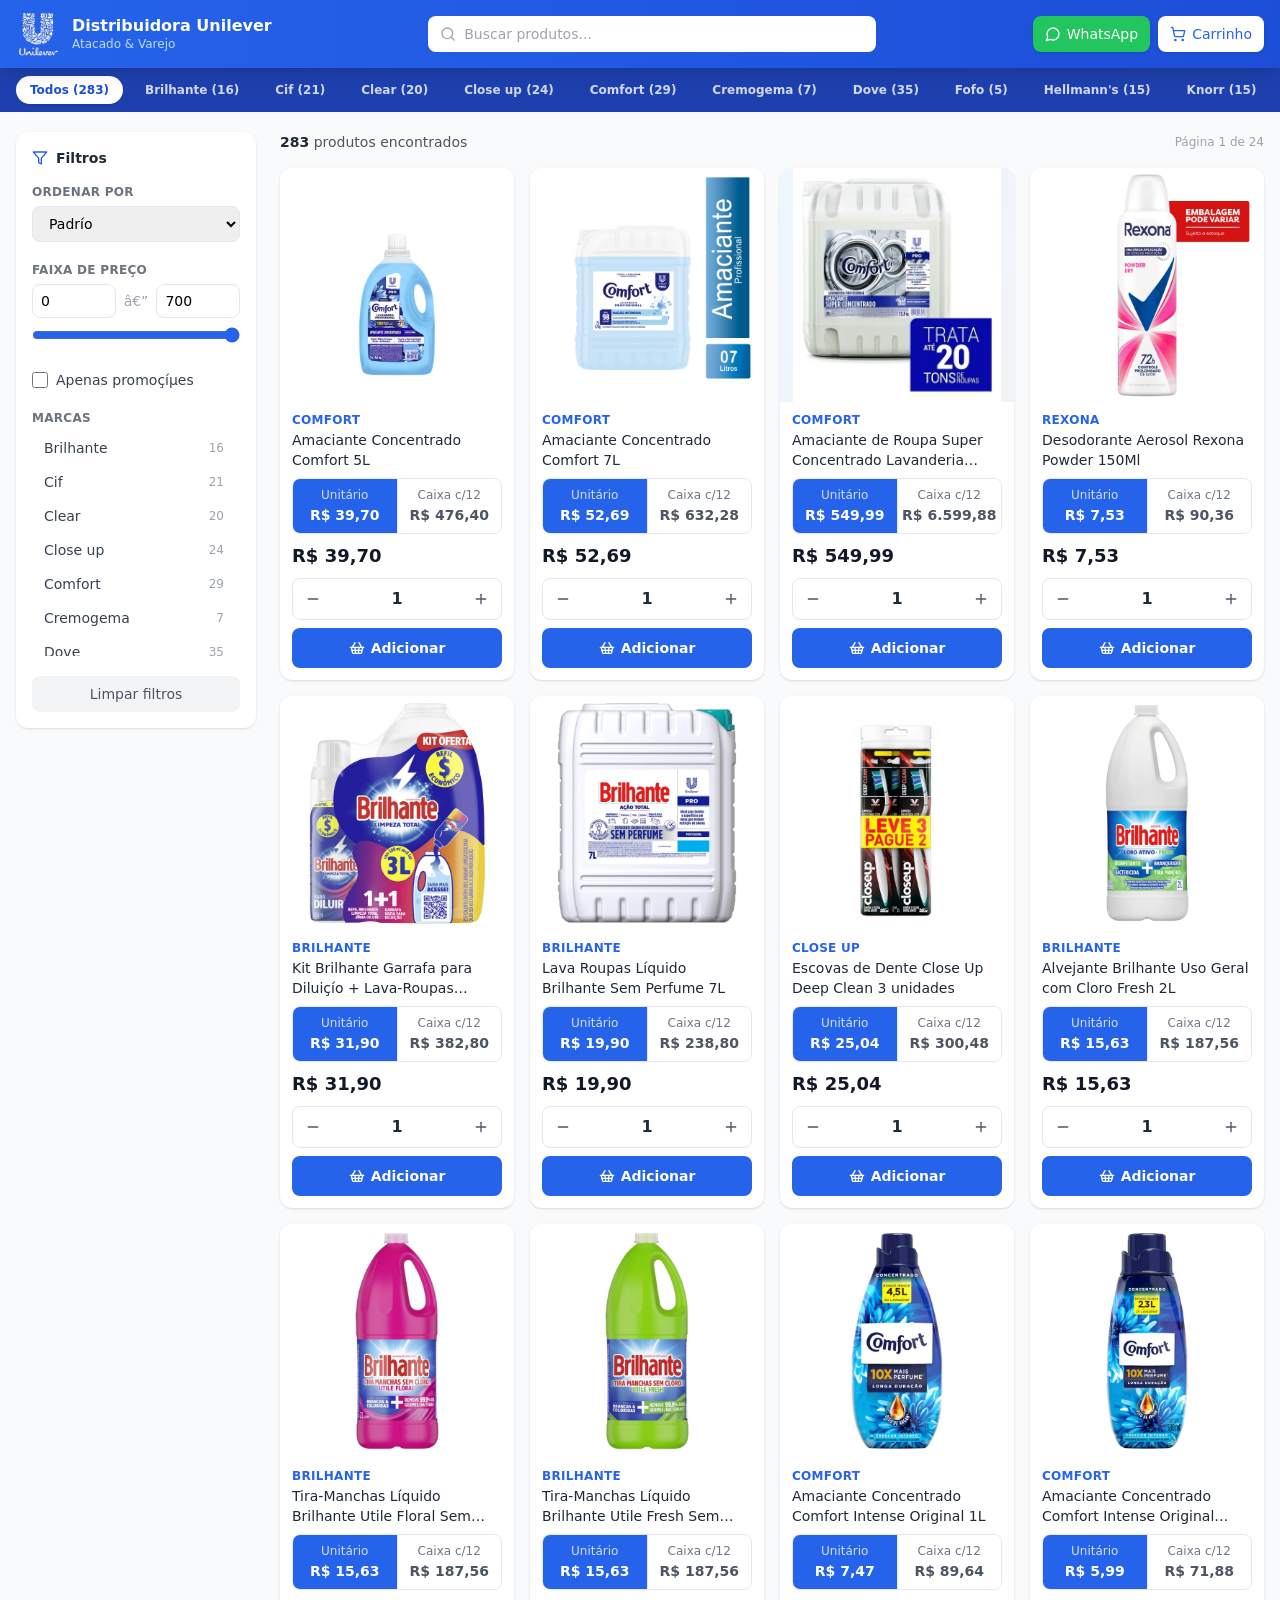
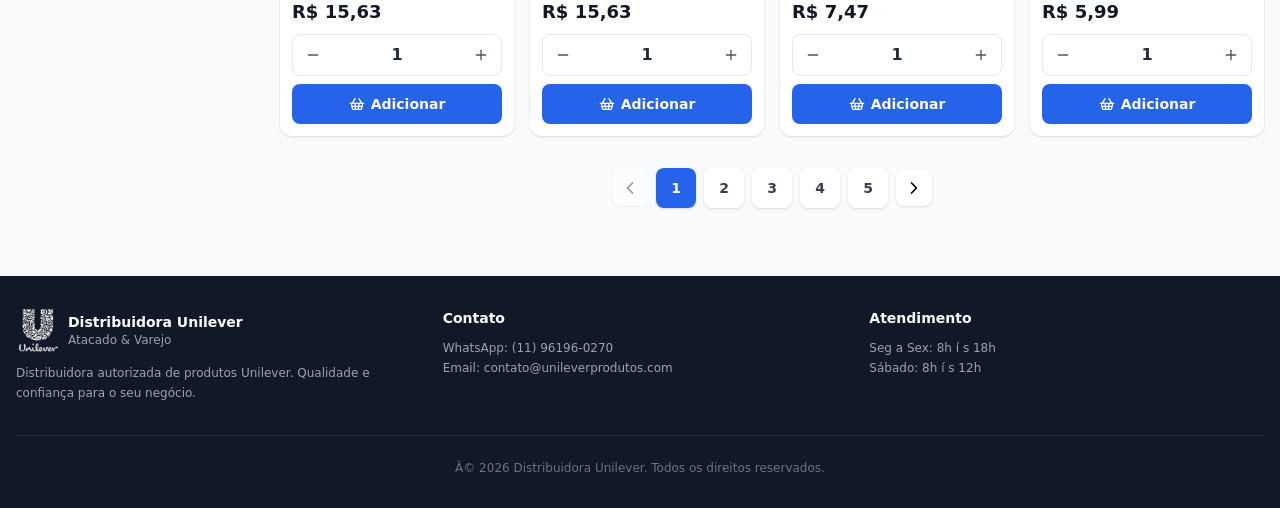
<file: index.html>
<!doctype html>
<html lang="pt-BR">
  <head><meta charset="utf-8">
    
    <meta name="viewport" content="width=device-width, initial-scale=1.0" />
    <title data-default>Distribuidora Unilever Catálogo</title>
    
    <link rel="icon" type="image/png" href="./images/logo-unilever-branca.png" />
    
    <!-- Tags de Compartilhamento (WhatsApp, Facebook, etc) -->
    <meta property="og:title" content="Distribuidora Unilever - Catálogo" />
    <meta property="og:description" content="Confira nosso catálogo completo de produtos Unilever no atacado e varejo." />
    <meta property="og:type" content="website" />
    <meta property="og:image" content="./images/logo-unilever-branca.png" />
    <meta name="twitter:card" content="summary_large_image" />
    <meta name="twitter:title" content="Distribuidora Unilever - Catálogo" />
    <meta name="twitter:description" content="Confira nosso catálogo completo de produtos Unilever no atacado e varejo." />
    <meta name="twitter:image" content="./images/logo-unilever-branca.png" />
    <script type="text/javascript">
    (function(c,l,a,r,i,t,y){
        c[a]=c[a]||function(){(c[a].q=c[a].q||[]).push(arguments)};
        t=l.createElement(r);t.async=1;t.src="https://www.clarity.ms/tag/"+i;
        y=l.getElementsByTagName(r)[0];y.parentNode.insertBefore(t,y);
    })(window, document, "clarity", "script", "xwpw0khf3t");
</script>

    <!-- Google tag (gtag.js) -->
<script async src="https://www.googletagmanager.com/gtag/js?id=AW-18304298504"></script>

<script>
window.dataLayer = window.dataLayer || [];

function gtag(){
  dataLayer.push(arguments);
}

gtag('js', new Date());

// Conta atual
gtag('config', 'AW-18304298504');

// Nova conta
gtag('config', 'AW-17744958128');
</script>

    <!-- Meta Pixel Code -->
    <script>
    !function(f,b,e,v,n,t,s)
    {if(f.fbq)return;n=f.fbq=function(){n.callMethod?
    n.callMethod.apply(n,arguments):n.queue.push(arguments)};
    if(!f._fbq)f._fbq=n;n.push=n;n.loaded=!0;n.version='2.0';
    n.queue=[];t=b.createElement(e);t.async=!0;
    t.src=v;s=b.getElementsByTagName(e)[0];
    s.parentNode.insertBefore(t,s)}(window, document,'script',
    'https://connect.facebook.net/en_US/fbevents.js');
    fbq('init', '862150166759579');
    fbq('track', 'PageView');
    </script>
    <noscript><img height="1" width="1" style="display:none"
    src="https://www.facebook.com/tr?id=862150166759579&ev=PageView&noscript=1"
    /></noscript>
    <!-- End Meta Pixel Code -->
    
    <!-- FUNÇÃO MESTRA DE RASTREAMENTO -->
    <script>
      window.chamarWhatsApp = function(url) {
        // 1. Dispara o Pixel da Meta
        if (typeof window.fbq === 'function') {
          window.fbq('track', 'Lead');
        }
        // 2. Dispara a Conversão do Google Ads
        if (typeof window.gtag === 'function') {
          window.gtag('event', 'conversion', {
            'send_to': 'AW-18304298504/Zl0oCKGK6NkcEIjclZhE'
          });
        }
        // 3. Abre o WhatsApp em nova aba
        window.open(url, '_blank');
      };
    </script>

    <!-- Scripts e Estilos da Loja -->
    <script type="module" crossorigin src="./assets/index-BRJGXCwO.js"></script>
    <link rel="stylesheet" crossorigin href="./assets/index-Bst4dhNH.css">
  </head>
  
  <body>

    <!-- Aqui é onde a loja carrega -->
    <div id="root"></div>

    <!-- Início do popup e botão flutuante de WhatsApp -->
    <style>
      @keyframes slideUpPopup {
        from { transform: translateY(50px); opacity: 0; }
        to { transform: translateY(0); opacity: 1; }
      }
      .wa-popup-container {
        display: none; 
        position: fixed; 
        bottom: 24px; 
        right: 24px; 
        z-index: 99999; 
        background: white; 
        border-radius: 16px; 
        box-shadow: 0 10px 25px -5px rgba(0, 0, 0, 0.2), 0 8px 10px -6px rgba(0, 0, 0, 0.1); 
        width: 320px; 
        font-family: system-ui, -apple-system, sans-serif; 
        overflow: hidden; 
        animation: slideUpPopup 0.6s cubic-bezier(0.16, 1, 0.3, 1);
        border: 1px solid #e5e7eb;
      }
      .wa-popup-header { background: #2563eb; color: white; padding: 16px; display: flex; justify-content: space-between; align-items: center; }
      .wa-popup-title { margin: 0; font-size: 15px; font-weight: 700; display: flex; align-items: center; gap: 8px; }
      .wa-popup-close { background: none; border: none; color: white; font-size: 24px; cursor: pointer; line-height: 1; opacity: 0.8; padding: 0; }
      .wa-popup-close:hover { opacity: 1; }
      .wa-popup-body { padding: 20px 16px; }
      .wa-popup-text { margin: 0 0 16px 0; font-size: 14px; color: #4b5563; line-height: 1.5; }
      .wa-popup-btn { display: flex; align-items: center; justify-content: center; gap: 8px; background: #22c55e; color: white; text-decoration: none; padding: 12px; border-radius: 10px; font-size: 15px; font-weight: 600; transition: background-color 0.2s; }
      .wa-popup-btn:hover { background: #16a34a; }

      .wa-floating-btn {
        display: none;
        position: fixed;
        bottom: 24px;
        right: 24px;
        z-index: 99999;
        background-color: #25d366;
        width: 60px;
        height: 60px;
        border-radius: 50%;
        box-shadow: 0 4px 10px rgba(0, 0, 0, 0.3);
        align-items: center;
        justify-content: center;
        transition: transform 0.3s;
        cursor: pointer;
      }
      .wa-floating-btn:hover { transform: scale(1.1); }
      .wa-floating-btn svg { width: 35px; height: 35px; fill: white; }
    </style>

    <div id="wa-popup-widget" class="wa-popup-container">
      <div class="wa-popup-header">
        <h3 class="wa-popup-title">
          <svg width="20" height="20" viewBox="0 0 24 24" fill="none" stroke="currentColor" stroke-width="2" stroke-linecap="round" stroke-linejoin="round"><path d="M7.9 20A9 9 0 1 0 4 16.1L2 22Z"></path></svg>
          Atendimento
        </h3>
        <button onclick="document.getElementById('wa-popup-widget').style.display='none'; document.getElementById('wa-floating-btn').style.display='flex';" class="wa-popup-close">&times;</button>
      </div>
      <div class="wa-popup-body">
        <p class="wa-popup-text">Precisa de ajuda com seu pedido? Fale diretamente com um vendedor no WhatsApp.</p>
        
        <!-- BOTÃO DO POPUP USANDO A FUNÇÃO MESTRA -->
        <a href="#" class="wa-popup-btn" onclick="window.chamarWhatsApp('https://wa.me/5511966881021?text=Ol%C3%A1%20preciso%20de%20ajuda%20com%20meu%20pedido'); return false;">
          Chamar no WhatsApp
        </a>
      </div>
    </div>

    <!-- BOTÃO FLUTUANTE (BOLINHA) USANDO A FUNÇÃO MESTRA -->
    <a href="#" id="wa-floating-btn" class="wa-floating-btn" onclick="window.chamarWhatsApp('https://wa.me/5511966881021?text=Ol%C3%A1%20preciso%20de%20ajuda%20com%20meu%20pedido'); return false;">
      <svg viewBox="0 0 24 24" xmlns="http://www.w3.org/2000/svg"><path d="M17.472 14.382c-.297-.149-1.758-.867-2.03-.967-.273-.099-.471-.148-.67.15-.197.297-.767.966-.94 1.164-.173.199-.347.223-.644.075-.297-.15-1.255-.463-2.39-1.475-.883-.788-1.48-1.761-1.653-2.059-.173-.297-.018-.458.13-.606.134-.133.298-.347.446-.52.149-.174.198-.298.298-.497.099-.198.05-.371-.025-.52-.075-.149-.669-1.612-.916-2.207-.242-.579-.487-.5-.669-.51a12.8 12.8 0 0 0-.57-.01c-.198 0-.52.074-.792.372-.272.297-1.04 1.016-1.04 2.479 0 1.462 1.065 2.875 1.213 3.074.149.198 2.096 3.2 5.077 4.487.709.306 1.262.489 1.694.625.712.227 1.36.195 1.871.118.571-.085 1.758-.719 2.006-1.413.248-.694.248-1.289.173-1.413-.074-.124-.272-.198-.57-.347m-5.421 7.403h-.004a9.87 9.87 0 0 1-5.031-1.378l-.361-.214-3.741.982.998-3.648-.235-.374a9.86 9.86 0 0 1-1.51-5.26c.001-5.45 4.436-9.884 9.888-9.884 2.64 0 5.122 1.03 6.988 2.898a9.825 9.825 0 0 1 2.893 6.994c-.003 5.45-4.437 9.884-9.885 9.884m8.413-18.297A11.815 11.815 0 0 0 12.05 0C5.495 0 .16 5.335.157 11.892c0 2.096.547 4.142 1.588 5.945L.057 24l6.305-1.654a11.882 11.882 0 0 0 5.683 1.448h.005c6.554 0 11.89-5.335 11.893-11.893a11.821 11.821 0 0 0-3.48-8.413Z"/></svg>
    </a>

    <script>
      setTimeout(function() {
        document.getElementById('wa-popup-widget').style.display = 'block';
      }, 2000);
    </script>
    <!-- Fim do popup e botão flutuante de WhatsApp -->
  </body>
</html>
</file>
<file: assets/index-Bst4dhNH.css>
*,:before,:after{--tw-border-spacing-x: 0;--tw-border-spacing-y: 0;--tw-translate-x: 0;--tw-translate-y: 0;--tw-rotate: 0;--tw-skew-x: 0;--tw-skew-y: 0;--tw-scale-x: 1;--tw-scale-y: 1;--tw-pan-x: ;--tw-pan-y: ;--tw-pinch-zoom: ;--tw-scroll-snap-strictness: proximity;--tw-gradient-from-position: ;--tw-gradient-via-position: ;--tw-gradient-to-position: ;--tw-ordinal: ;--tw-slashed-zero: ;--tw-numeric-figure: ;--tw-numeric-spacing: ;--tw-numeric-fraction: ;--tw-ring-inset: ;--tw-ring-offset-width: 0px;--tw-ring-offset-color: #fff;--tw-ring-color: rgb(59 130 246 / .5);--tw-ring-offset-shadow: 0 0 #0000;--tw-ring-shadow: 0 0 #0000;--tw-shadow: 0 0 #0000;--tw-shadow-colored: 0 0 #0000;--tw-blur: ;--tw-brightness: ;--tw-contrast: ;--tw-grayscale: ;--tw-hue-rotate: ;--tw-invert: ;--tw-saturate: ;--tw-sepia: ;--tw-drop-shadow: ;--tw-backdrop-blur: ;--tw-backdrop-brightness: ;--tw-backdrop-contrast: ;--tw-backdrop-grayscale: ;--tw-backdrop-hue-rotate: ;--tw-backdrop-invert: ;--tw-backdrop-opacity: ;--tw-backdrop-saturate: ;--tw-backdrop-sepia: ;--tw-contain-size: ;--tw-contain-layout: ;--tw-contain-paint: ;--tw-contain-style: }::backdrop{--tw-border-spacing-x: 0;--tw-border-spacing-y: 0;--tw-translate-x: 0;--tw-translate-y: 0;--tw-rotate: 0;--tw-skew-x: 0;--tw-skew-y: 0;--tw-scale-x: 1;--tw-scale-y: 1;--tw-pan-x: ;--tw-pan-y: ;--tw-pinch-zoom: ;--tw-scroll-snap-strictness: proximity;--tw-gradient-from-position: ;--tw-gradient-via-position: ;--tw-gradient-to-position: ;--tw-ordinal: ;--tw-slashed-zero: ;--tw-numeric-figure: ;--tw-numeric-spacing: ;--tw-numeric-fraction: ;--tw-ring-inset: ;--tw-ring-offset-width: 0px;--tw-ring-offset-color: #fff;--tw-ring-color: rgb(59 130 246 / .5);--tw-ring-offset-shadow: 0 0 #0000;--tw-ring-shadow: 0 0 #0000;--tw-shadow: 0 0 #0000;--tw-shadow-colored: 0 0 #0000;--tw-blur: ;--tw-brightness: ;--tw-contrast: ;--tw-grayscale: ;--tw-hue-rotate: ;--tw-invert: ;--tw-saturate: ;--tw-sepia: ;--tw-drop-shadow: ;--tw-backdrop-blur: ;--tw-backdrop-brightness: ;--tw-backdrop-contrast: ;--tw-backdrop-grayscale: ;--tw-backdrop-hue-rotate: ;--tw-backdrop-invert: ;--tw-backdrop-opacity: ;--tw-backdrop-saturate: ;--tw-backdrop-sepia: ;--tw-contain-size: ;--tw-contain-layout: ;--tw-contain-paint: ;--tw-contain-style: }*,:before,:after{box-sizing:border-box;border-width:0;border-style:solid;border-color:#e5e7eb}:before,:after{--tw-content: ""}html,:host{line-height:1.5;-webkit-text-size-adjust:100%;-moz-tab-size:4;-o-tab-size:4;tab-size:4;font-family:ui-sans-serif,system-ui,sans-serif,"Apple Color Emoji","Segoe UI Emoji",Segoe UI Symbol,"Noto Color Emoji";font-feature-settings:normal;font-variation-settings:normal;-webkit-tap-highlight-color:transparent}body{margin:0;line-height:inherit}hr{height:0;color:inherit;border-top-width:1px}abbr:where([title]){-webkit-text-decoration:underline dotted;text-decoration:underline dotted}h1,h2,h3,h4,h5,h6{font-size:inherit;font-weight:inherit}a{color:inherit;text-decoration:inherit}b,strong{font-weight:bolder}code,kbd,samp,pre{font-family:ui-monospace,SFMono-Regular,Menlo,Monaco,Consolas,Liberation Mono,Courier New,monospace;font-feature-settings:normal;font-variation-settings:normal;font-size:1em}small{font-size:80%}sub,sup{font-size:75%;line-height:0;position:relative;vertical-align:baseline}sub{bottom:-.25em}sup{top:-.5em}table{text-indent:0;border-color:inherit;border-collapse:collapse}button,input,optgroup,select,textarea{font-family:inherit;font-feature-settings:inherit;font-variation-settings:inherit;font-size:100%;font-weight:inherit;line-height:inherit;letter-spacing:inherit;color:inherit;margin:0;padding:0}button,select{text-transform:none}button,input:where([type=button]),input:where([type=reset]),input:where([type=submit]){-webkit-appearance:button;background-color:transparent;background-image:none}:-moz-focusring{outline:auto}:-moz-ui-invalid{box-shadow:none}progress{vertical-align:baseline}::-webkit-inner-spin-button,::-webkit-outer-spin-button{height:auto}[type=search]{-webkit-appearance:textfield;outline-offset:-2px}::-webkit-search-decoration{-webkit-appearance:none}::-webkit-file-upload-button{-webkit-appearance:button;font:inherit}summary{display:list-item}blockquote,dl,dd,h1,h2,h3,h4,h5,h6,hr,figure,p,pre{margin:0}fieldset{margin:0;padding:0}legend{padding:0}ol,ul,menu{list-style:none;margin:0;padding:0}dialog{padding:0}textarea{resize:vertical}input::-moz-placeholder,textarea::-moz-placeholder{opacity:1;color:#9ca3af}input::placeholder,textarea::placeholder{opacity:1;color:#9ca3af}button,[role=button]{cursor:pointer}:disabled{cursor:default}img,svg,video,canvas,audio,iframe,embed,object{display:block;vertical-align:middle}img,video{max-width:100%;height:auto}[hidden]:where(:not([hidden=until-found])){display:none}.fixed{position:fixed}.absolute{position:absolute}.relative{position:relative}.sticky{position:sticky}.inset-0{top:0;right:0;bottom:0;left:0}.-right-2{right:-.5rem}.-top-2{top:-.5rem}.left-0{left:0}.left-2{left:.5rem}.left-3{left:.75rem}.left-4{left:1rem}.right-0{right:0}.top-0{top:0}.top-1\/2{top:50%}.top-2{top:.5rem}.top-4{top:1rem}.top-\[116px\]{top:116px}.z-40{z-index:40}.z-50{z-index:50}.mx-auto{margin-left:auto;margin-right:auto}.mb-0\.5{margin-bottom:.125rem}.mb-1{margin-bottom:.25rem}.mb-1\.5{margin-bottom:.375rem}.mb-2{margin-bottom:.5rem}.mb-3{margin-bottom:.75rem}.mb-4{margin-bottom:1rem}.mb-5{margin-bottom:1.25rem}.mb-8{margin-bottom:2rem}.ml-auto{margin-left:auto}.mt-1{margin-top:.25rem}.mt-1\.5{margin-top:.375rem}.mt-12{margin-top:3rem}.mt-2\.5{margin-top:.625rem}.mt-8{margin-top:2rem}.mt-auto{margin-top:auto}.line-clamp-1{overflow:hidden;display:-webkit-box;-webkit-box-orient:vertical;-webkit-line-clamp:1}.line-clamp-2{overflow:hidden;display:-webkit-box;-webkit-box-orient:vertical;-webkit-line-clamp:2}.block{display:block}.flex{display:flex}.inline-flex{display:inline-flex}.grid{display:grid}.hidden{display:none}.aspect-square{aspect-ratio:1 / 1}.h-10{height:2.5rem}.h-11{height:2.75rem}.h-12{height:3rem}.h-14{height:3.5rem}.h-2{height:.5rem}.h-3{height:.75rem}.h-3\.5{height:.875rem}.h-4{height:1rem}.h-5{height:1.25rem}.h-7{height:1.75rem}.h-9{height:2.25rem}.h-full{height:100%}.max-h-56{max-height:14rem}.min-h-\[280px\]{min-height:280px}.min-h-\[2rem\]{min-height:2rem}.min-h-screen{min-height:100vh}.w-10{width:2.5rem}.w-11{width:2.75rem}.w-12{width:3rem}.w-14{width:3.5rem}.w-3{width:.75rem}.w-3\.5{width:.875rem}.w-4{width:1rem}.w-40{width:10rem}.w-5{width:1.25rem}.w-60{width:15rem}.w-7{width:1.75rem}.w-72{width:18rem}.w-9{width:2.25rem}.w-full{width:100%}.w-px{width:1px}.min-w-0{min-width:0px}.max-w-7xl{max-width:80rem}.max-w-\[200px\]{max-width:200px}.max-w-md{max-width:28rem}.max-w-sm{max-width:24rem}.flex-1{flex:1 1 0%}.shrink-0{flex-shrink:0}.-translate-y-1\/2{--tw-translate-y: -50%;transform:translate(var(--tw-translate-x),var(--tw-translate-y)) rotate(var(--tw-rotate)) skew(var(--tw-skew-x)) skewY(var(--tw-skew-y)) scaleX(var(--tw-scale-x)) scaleY(var(--tw-scale-y))}.cursor-not-allowed{cursor:not-allowed}.cursor-pointer{cursor:pointer}.grid-cols-1{grid-template-columns:repeat(1,minmax(0,1fr))}.grid-cols-2{grid-template-columns:repeat(2,minmax(0,1fr))}.flex-col{flex-direction:column}.items-center{align-items:center}.justify-center{justify-content:center}.justify-between{justify-content:space-between}.gap-0{gap:0px}.gap-1\.5{gap:.375rem}.gap-2{gap:.5rem}.gap-3{gap:.75rem}.gap-4{gap:1rem}.gap-6{gap:1.5rem}.gap-8{gap:2rem}.space-y-0\.5>:not([hidden])~:not([hidden]){--tw-space-y-reverse: 0;margin-top:calc(.125rem * calc(1 - var(--tw-space-y-reverse)));margin-bottom:calc(.125rem * var(--tw-space-y-reverse))}.space-y-2>:not([hidden])~:not([hidden]){--tw-space-y-reverse: 0;margin-top:calc(.5rem * calc(1 - var(--tw-space-y-reverse)));margin-bottom:calc(.5rem * var(--tw-space-y-reverse))}.space-y-3>:not([hidden])~:not([hidden]){--tw-space-y-reverse: 0;margin-top:calc(.75rem * calc(1 - var(--tw-space-y-reverse)));margin-bottom:calc(.75rem * var(--tw-space-y-reverse))}.overflow-hidden{overflow:hidden}.overflow-x-auto{overflow-x:auto}.overflow-y-auto{overflow-y:auto}.truncate{overflow:hidden;text-overflow:ellipsis;white-space:nowrap}.whitespace-nowrap{white-space:nowrap}.rounded{border-radius:.25rem}.rounded-2xl{border-radius:1rem}.rounded-full{border-radius:9999px}.rounded-lg{border-radius:.5rem}.rounded-xl{border-radius:.75rem}.border{border-width:1px}.border-0{border-width:0px}.border-b{border-bottom-width:1px}.border-t{border-top-width:1px}.border-gray-100{--tw-border-opacity: 1;border-color:rgb(243 244 246 / var(--tw-border-opacity, 1))}.border-gray-200{--tw-border-opacity: 1;border-color:rgb(229 231 235 / var(--tw-border-opacity, 1))}.border-gray-300{--tw-border-opacity: 1;border-color:rgb(209 213 219 / var(--tw-border-opacity, 1))}.border-gray-800{--tw-border-opacity: 1;border-color:rgb(31 41 55 / var(--tw-border-opacity, 1))}.bg-amber-200{--tw-bg-opacity: 1;background-color:rgb(253 230 138 / var(--tw-bg-opacity, 1))}.bg-amber-50{--tw-bg-opacity: 1;background-color:rgb(255 251 235 / var(--tw-bg-opacity, 1))}.bg-amber-500{--tw-bg-opacity: 1;background-color:rgb(245 158 11 / var(--tw-bg-opacity, 1))}.bg-black\/50{background-color:#00000080}.bg-blue-100{--tw-bg-opacity: 1;background-color:rgb(219 234 254 / var(--tw-bg-opacity, 1))}.bg-blue-50{--tw-bg-opacity: 1;background-color:rgb(239 246 255 / var(--tw-bg-opacity, 1))}.bg-blue-600{--tw-bg-opacity: 1;background-color:rgb(37 99 235 / var(--tw-bg-opacity, 1))}.bg-blue-800{--tw-bg-opacity: 1;background-color:rgb(30 64 175 / var(--tw-bg-opacity, 1))}.bg-gray-100{--tw-bg-opacity: 1;background-color:rgb(243 244 246 / var(--tw-bg-opacity, 1))}.bg-gray-200{--tw-bg-opacity: 1;background-color:rgb(229 231 235 / var(--tw-bg-opacity, 1))}.bg-gray-300{--tw-bg-opacity: 1;background-color:rgb(209 213 219 / var(--tw-bg-opacity, 1))}.bg-gray-50{--tw-bg-opacity: 1;background-color:rgb(249 250 251 / var(--tw-bg-opacity, 1))}.bg-gray-900{--tw-bg-opacity: 1;background-color:rgb(17 24 39 / var(--tw-bg-opacity, 1))}.bg-green-50{--tw-bg-opacity: 1;background-color:rgb(240 253 244 / var(--tw-bg-opacity, 1))}.bg-green-500{--tw-bg-opacity: 1;background-color:rgb(34 197 94 / var(--tw-bg-opacity, 1))}.bg-red-500{--tw-bg-opacity: 1;background-color:rgb(239 68 68 / var(--tw-bg-opacity, 1))}.bg-white{--tw-bg-opacity: 1;background-color:rgb(255 255 255 / var(--tw-bg-opacity, 1))}.bg-gradient-to-br{background-image:linear-gradient(to bottom right,var(--tw-gradient-stops))}.bg-gradient-to-r{background-image:linear-gradient(to right,var(--tw-gradient-stops))}.from-blue-50{--tw-gradient-from: #eff6ff var(--tw-gradient-from-position);--tw-gradient-to: rgb(239 246 255 / 0) var(--tw-gradient-to-position);--tw-gradient-stops: var(--tw-gradient-from), var(--tw-gradient-to)}.from-blue-600{--tw-gradient-from: #2563eb var(--tw-gradient-from-position);--tw-gradient-to: rgb(37 99 235 / 0) var(--tw-gradient-to-position);--tw-gradient-stops: var(--tw-gradient-from), var(--tw-gradient-to)}.via-white{--tw-gradient-to: rgb(255 255 255 / 0) var(--tw-gradient-to-position);--tw-gradient-stops: var(--tw-gradient-from), #fff var(--tw-gradient-via-position), var(--tw-gradient-to)}.to-blue-700{--tw-gradient-to: #1d4ed8 var(--tw-gradient-to-position)}.to-gray-100{--tw-gradient-to: #f3f4f6 var(--tw-gradient-to-position)}.object-contain{-o-object-fit:contain;object-fit:contain}.p-0{padding:0}.p-1\.5{padding:.375rem}.p-2{padding:.5rem}.p-3{padding:.75rem}.p-4{padding:1rem}.p-6{padding:1.5rem}.px-1\.5{padding-left:.375rem;padding-right:.375rem}.px-2{padding-left:.5rem;padding-right:.5rem}.px-2\.5{padding-left:.625rem;padding-right:.625rem}.px-3{padding-left:.75rem;padding-right:.75rem}.px-3\.5{padding-left:.875rem;padding-right:.875rem}.px-4{padding-left:1rem;padding-right:1rem}.py-0\.5{padding-top:.125rem;padding-bottom:.125rem}.py-1{padding-top:.25rem;padding-bottom:.25rem}.py-1\.5{padding-top:.375rem;padding-bottom:.375rem}.py-16{padding-top:4rem;padding-bottom:4rem}.py-2{padding-top:.5rem;padding-bottom:.5rem}.py-2\.5{padding-top:.625rem;padding-bottom:.625rem}.py-3{padding-top:.75rem;padding-bottom:.75rem}.py-4{padding-top:1rem;padding-bottom:1rem}.py-5{padding-top:1.25rem;padding-bottom:1.25rem}.py-6{padding-top:1.5rem;padding-bottom:1.5rem}.py-8{padding-top:2rem;padding-bottom:2rem}.pb-2\.5{padding-bottom:.625rem}.pl-9{padding-left:2.25rem}.pr-1{padding-right:.25rem}.pr-4{padding-right:1rem}.pt-2{padding-top:.5rem}.pt-2\.5{padding-top:.625rem}.pt-6{padding-top:1.5rem}.text-left{text-align:left}.text-center{text-align:center}.text-3xl{font-size:1.875rem;line-height:2.25rem}.text-\[10px\]{font-size:10px}.text-\[11px\]{font-size:11px}.text-base{font-size:1rem;line-height:1.5rem}.text-lg{font-size:1.125rem;line-height:1.75rem}.text-sm{font-size:.875rem;line-height:1.25rem}.text-xl{font-size:1.25rem;line-height:1.75rem}.text-xs{font-size:.75rem;line-height:1rem}.font-bold{font-weight:700}.font-extrabold{font-weight:800}.font-light{font-weight:300}.font-medium{font-weight:500}.font-normal{font-weight:400}.font-semibold{font-weight:600}.uppercase{text-transform:uppercase}.leading-none{line-height:1}.leading-relaxed{line-height:1.625}.leading-snug{line-height:1.375}.leading-tight{line-height:1.25}.tracking-wide{letter-spacing:.025em}.tracking-widest{letter-spacing:.1em}.text-amber-600{--tw-text-opacity: 1;color:rgb(217 119 6 / var(--tw-text-opacity, 1))}.text-amber-700{--tw-text-opacity: 1;color:rgb(180 83 9 / var(--tw-text-opacity, 1))}.text-blue-200{--tw-text-opacity: 1;color:rgb(191 219 254 / var(--tw-text-opacity, 1))}.text-blue-600{--tw-text-opacity: 1;color:rgb(37 99 235 / var(--tw-text-opacity, 1))}.text-blue-700{--tw-text-opacity: 1;color:rgb(29 78 216 / var(--tw-text-opacity, 1))}.text-gray-400{--tw-text-opacity: 1;color:rgb(156 163 175 / var(--tw-text-opacity, 1))}.text-gray-500{--tw-text-opacity: 1;color:rgb(107 114 128 / var(--tw-text-opacity, 1))}.text-gray-600{--tw-text-opacity: 1;color:rgb(75 85 99 / var(--tw-text-opacity, 1))}.text-gray-700{--tw-text-opacity: 1;color:rgb(55 65 81 / var(--tw-text-opacity, 1))}.text-gray-800{--tw-text-opacity: 1;color:rgb(31 41 55 / var(--tw-text-opacity, 1))}.text-gray-900{--tw-text-opacity: 1;color:rgb(17 24 39 / var(--tw-text-opacity, 1))}.text-green-700{--tw-text-opacity: 1;color:rgb(21 128 61 / var(--tw-text-opacity, 1))}.text-red-400{--tw-text-opacity: 1;color:rgb(248 113 113 / var(--tw-text-opacity, 1))}.text-white{--tw-text-opacity: 1;color:rgb(255 255 255 / var(--tw-text-opacity, 1))}.text-white\/80{color:#fffc}.text-white\/90{color:#ffffffe6}.accent-blue-600{accent-color:#2563eb}.opacity-30{opacity:.3}.opacity-80{opacity:.8}.shadow{--tw-shadow: 0 1px 3px 0 rgb(0 0 0 / .1), 0 1px 2px -1px rgb(0 0 0 / .1);--tw-shadow-colored: 0 1px 3px 0 var(--tw-shadow-color), 0 1px 2px -1px var(--tw-shadow-color);box-shadow:var(--tw-ring-offset-shadow, 0 0 #0000),var(--tw-ring-shadow, 0 0 #0000),var(--tw-shadow)}.shadow-2xl{--tw-shadow: 0 25px 50px -12px rgb(0 0 0 / .25);--tw-shadow-colored: 0 25px 50px -12px var(--tw-shadow-color);box-shadow:var(--tw-ring-offset-shadow, 0 0 #0000),var(--tw-ring-shadow, 0 0 #0000),var(--tw-shadow)}.shadow-lg{--tw-shadow: 0 10px 15px -3px rgb(0 0 0 / .1), 0 4px 6px -4px rgb(0 0 0 / .1);--tw-shadow-colored: 0 10px 15px -3px var(--tw-shadow-color), 0 4px 6px -4px var(--tw-shadow-color);box-shadow:var(--tw-ring-offset-shadow, 0 0 #0000),var(--tw-ring-shadow, 0 0 #0000),var(--tw-shadow)}.filter{filter:var(--tw-blur) var(--tw-brightness) var(--tw-contrast) var(--tw-grayscale) var(--tw-hue-rotate) var(--tw-invert) var(--tw-saturate) var(--tw-sepia) var(--tw-drop-shadow)}.transition{transition-property:color,background-color,border-color,text-decoration-color,fill,stroke,opacity,box-shadow,transform,filter,-webkit-backdrop-filter;transition-property:color,background-color,border-color,text-decoration-color,fill,stroke,opacity,box-shadow,transform,filter,backdrop-filter;transition-property:color,background-color,border-color,text-decoration-color,fill,stroke,opacity,box-shadow,transform,filter,backdrop-filter,-webkit-backdrop-filter;transition-timing-function:cubic-bezier(.4,0,.2,1);transition-duration:.15s}.transition-all{transition-property:all;transition-timing-function:cubic-bezier(.4,0,.2,1);transition-duration:.15s}.transition-colors{transition-property:color,background-color,border-color,text-decoration-color,fill,stroke;transition-timing-function:cubic-bezier(.4,0,.2,1);transition-duration:.15s}.transition-shadow{transition-property:box-shadow;transition-timing-function:cubic-bezier(.4,0,.2,1);transition-duration:.15s}.transition-transform{transition-property:transform;transition-timing-function:cubic-bezier(.4,0,.2,1);transition-duration:.15s}.duration-200{transition-duration:.2s}.duration-300{transition-duration:.3s}.hover\:bg-blue-700:hover{--tw-bg-opacity: 1;background-color:rgb(29 78 216 / var(--tw-bg-opacity, 1))}.hover\:bg-gray-100:hover{--tw-bg-opacity: 1;background-color:rgb(243 244 246 / var(--tw-bg-opacity, 1))}.hover\:bg-gray-200:hover{--tw-bg-opacity: 1;background-color:rgb(229 231 235 / var(--tw-bg-opacity, 1))}.hover\:bg-gray-50:hover{--tw-bg-opacity: 1;background-color:rgb(249 250 251 / var(--tw-bg-opacity, 1))}.hover\:bg-green-600:hover{--tw-bg-opacity: 1;background-color:rgb(22 163 74 / var(--tw-bg-opacity, 1))}.hover\:bg-red-50:hover{--tw-bg-opacity: 1;background-color:rgb(254 242 242 / var(--tw-bg-opacity, 1))}.hover\:bg-white\/10:hover{background-color:#ffffff1a}.hover\:text-blue-600:hover{--tw-text-opacity: 1;color:rgb(37 99 235 / var(--tw-text-opacity, 1))}.hover\:text-white:hover{--tw-text-opacity: 1;color:rgb(255 255 255 / var(--tw-text-opacity, 1))}.hover\:underline:hover{text-decoration-line:underline}.hover\:shadow-md:hover{--tw-shadow: 0 4px 6px -1px rgb(0 0 0 / .1), 0 2px 4px -2px rgb(0 0 0 / .1);--tw-shadow-colored: 0 4px 6px -1px var(--tw-shadow-color), 0 2px 4px -2px var(--tw-shadow-color);box-shadow:var(--tw-ring-offset-shadow, 0 0 #0000),var(--tw-ring-shadow, 0 0 #0000),var(--tw-shadow)}.focus\:outline-none:focus{outline:2px solid transparent;outline-offset:2px}.focus\:ring-2:focus{--tw-ring-offset-shadow: var(--tw-ring-inset) 0 0 0 var(--tw-ring-offset-width) var(--tw-ring-offset-color);--tw-ring-shadow: var(--tw-ring-inset) 0 0 0 calc(2px + var(--tw-ring-offset-width)) var(--tw-ring-color);box-shadow:var(--tw-ring-offset-shadow),var(--tw-ring-shadow),var(--tw-shadow, 0 0 #0000)}.focus\:ring-blue-400:focus{--tw-ring-opacity: 1;--tw-ring-color: rgb(96 165 250 / var(--tw-ring-opacity, 1))}.focus\:ring-blue-500:focus{--tw-ring-opacity: 1;--tw-ring-color: rgb(59 130 246 / var(--tw-ring-opacity, 1))}.focus\:ring-white\/60:focus{--tw-ring-color: rgb(255 255 255 / .6)}.focus-visible\:ring-2:focus-visible{--tw-ring-offset-shadow: var(--tw-ring-inset) 0 0 0 var(--tw-ring-offset-width) var(--tw-ring-offset-color);--tw-ring-shadow: var(--tw-ring-inset) 0 0 0 calc(2px + var(--tw-ring-offset-width)) var(--tw-ring-color);box-shadow:var(--tw-ring-offset-shadow),var(--tw-ring-shadow),var(--tw-shadow, 0 0 #0000)}.focus-visible\:ring-blue-500:focus-visible{--tw-ring-opacity: 1;--tw-ring-color: rgb(59 130 246 / var(--tw-ring-opacity, 1))}.active\:scale-95:active{--tw-scale-x: .95;--tw-scale-y: .95;transform:translate(var(--tw-translate-x),var(--tw-translate-y)) rotate(var(--tw-rotate)) skew(var(--tw-skew-x)) skewY(var(--tw-skew-y)) scaleX(var(--tw-scale-x)) scaleY(var(--tw-scale-y))}.disabled\:cursor-not-allowed:disabled{cursor:not-allowed}.disabled\:opacity-40:disabled{opacity:.4}.group:hover .group-hover\:scale-110{--tw-scale-x: 1.1;--tw-scale-y: 1.1;transform:translate(var(--tw-translate-x),var(--tw-translate-y)) rotate(var(--tw-rotate)) skew(var(--tw-skew-x)) skewY(var(--tw-skew-y)) scaleX(var(--tw-scale-x)) scaleY(var(--tw-scale-y))}@media (min-width: 640px){.sm\:block{display:block}.sm\:inline{display:inline}.sm\:h-10{height:2.5rem}.sm\:h-4{height:1rem}.sm\:min-h-\[2\.5rem\]{min-height:2.5rem}.sm\:w-10{width:2.5rem}.sm\:w-4{width:1rem}.sm\:max-w-none{max-width:none}.sm\:grid-cols-2{grid-template-columns:repeat(2,minmax(0,1fr))}.sm\:grid-cols-3{grid-template-columns:repeat(3,minmax(0,1fr))}.sm\:gap-4{gap:1rem}.sm\:p-8{padding:2rem}.sm\:px-3{padding-left:.75rem;padding-right:.75rem}.sm\:py-2{padding-top:.5rem;padding-bottom:.5rem}.sm\:py-2\.5{padding-top:.625rem;padding-bottom:.625rem}.sm\:pb-3{padding-bottom:.75rem}.sm\:text-2xl{font-size:1.5rem;line-height:2rem}.sm\:text-base{font-size:1rem;line-height:1.5rem}.sm\:text-lg{font-size:1.125rem;line-height:1.75rem}.sm\:text-sm{font-size:.875rem;line-height:1.25rem}.sm\:text-xs{font-size:.75rem;line-height:1rem}}@media (min-width: 768px){.md\:block{display:block}.md\:hidden{display:none}.md\:min-h-\[420px\]{min-height:420px}.md\:w-2\/5{width:40%}.md\:w-3\/5{width:60%}.md\:flex-row{flex-direction:row}}@media (min-width: 1024px){.lg\:static{position:static}.lg\:sticky{position:sticky}.lg\:top-0{top:0}.lg\:z-50{z-index:50}.lg\:z-auto{z-index:auto}.lg\:block{display:block}.lg\:hidden{display:none}.lg\:grid-cols-3{grid-template-columns:repeat(3,minmax(0,1fr))}.lg\:grid-cols-4{grid-template-columns:repeat(4,minmax(0,1fr))}}@media (min-width: 1280px){.xl\:grid-cols-4{grid-template-columns:repeat(4,minmax(0,1fr))}}
</file>
